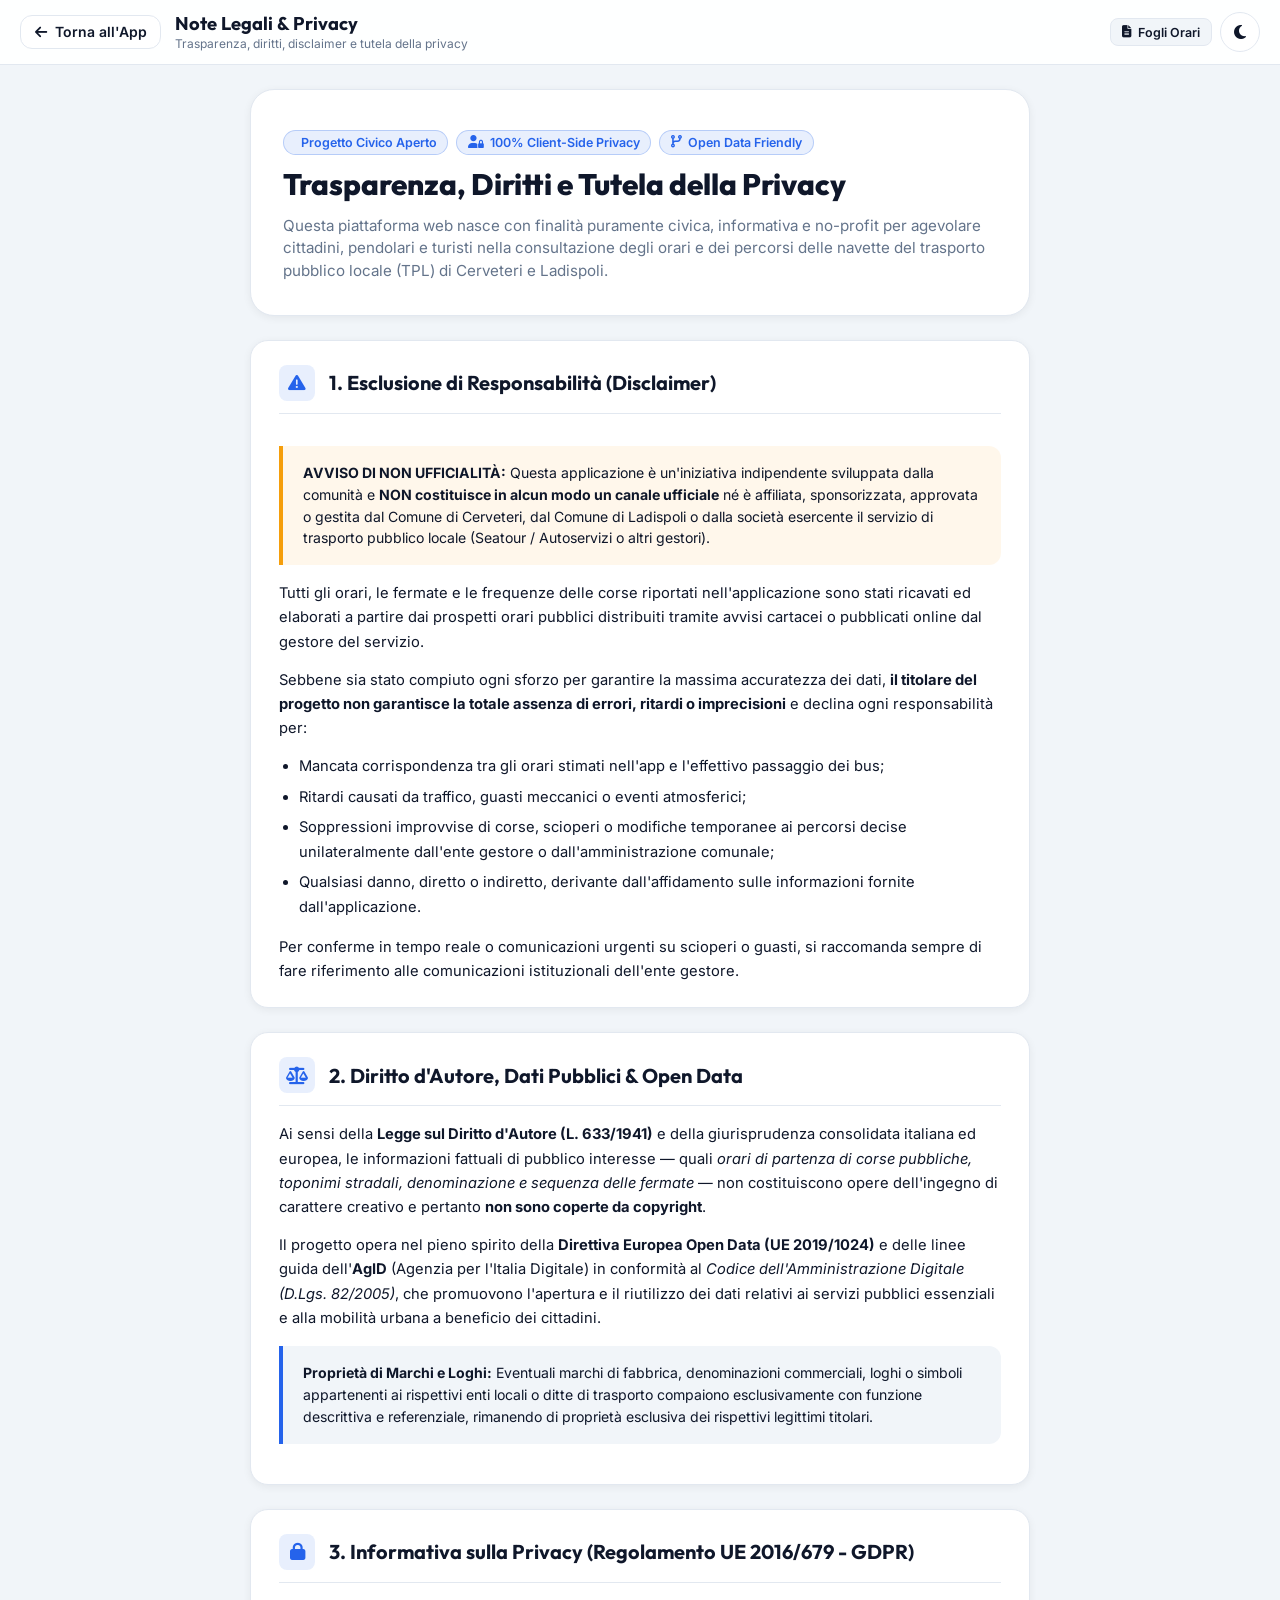
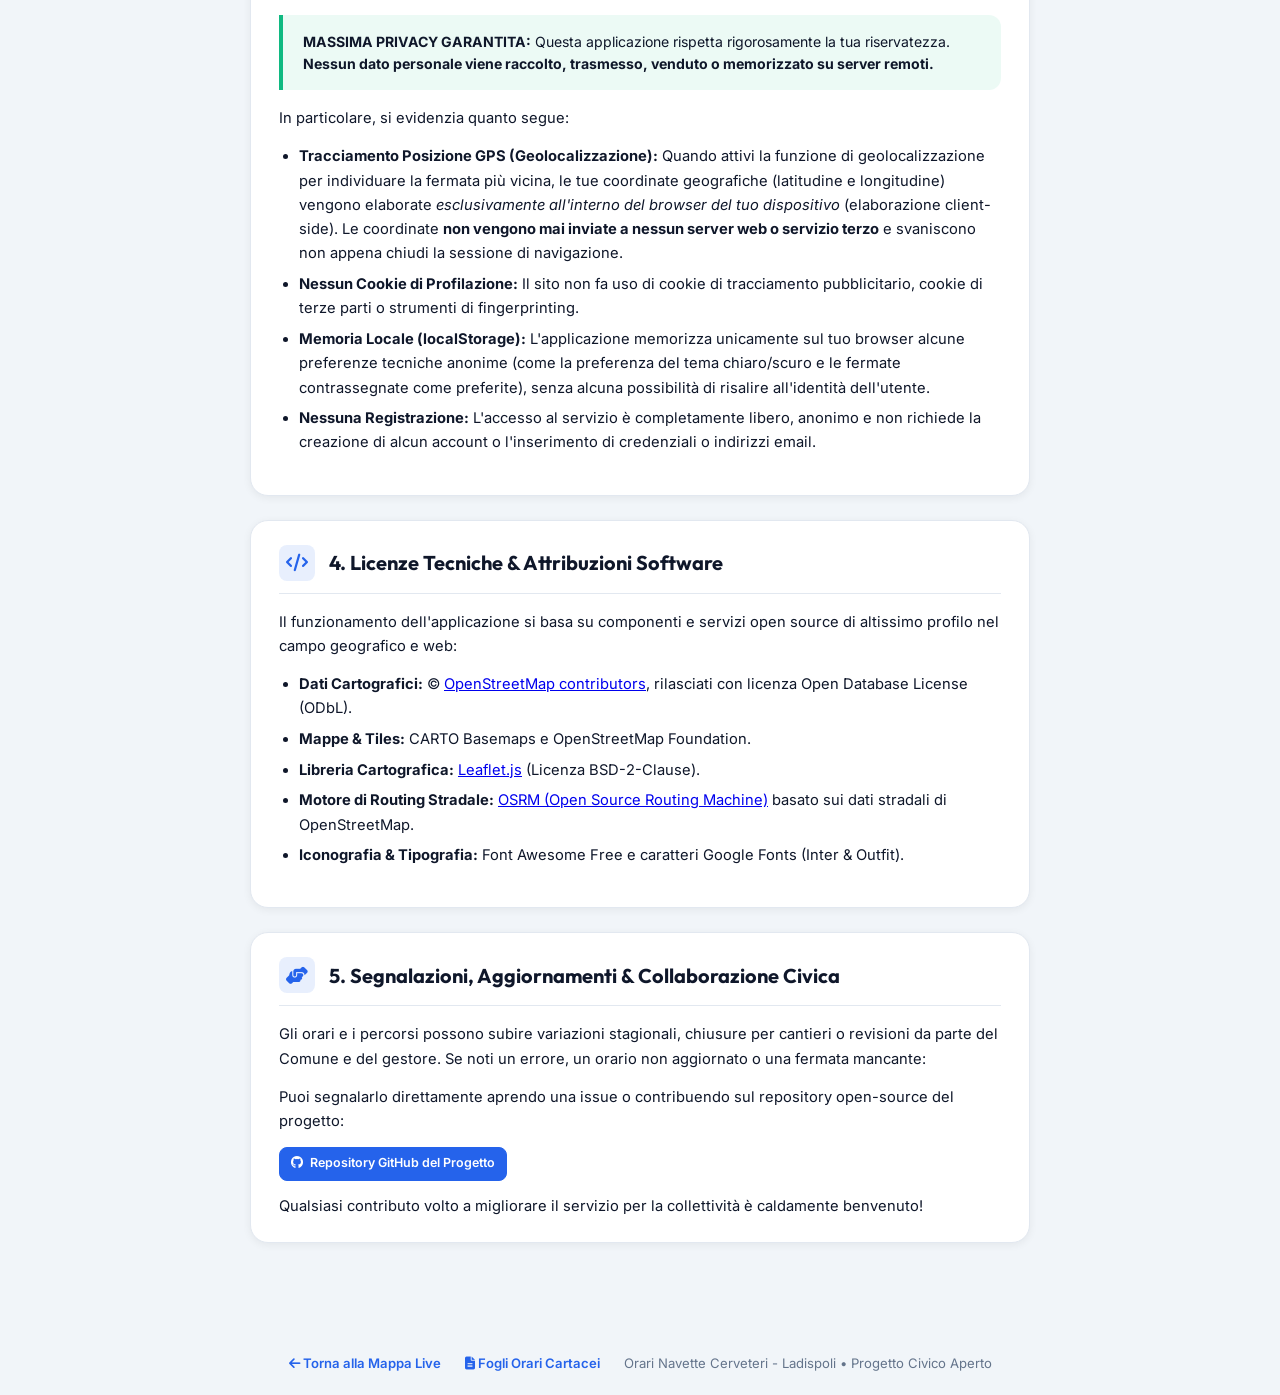
<file: note-legali.html>
<!DOCTYPE html>
<html lang="it" data-theme="light">
<head>
  <meta charset="UTF-8">
  <meta name="viewport" content="width=device-width, initial-scale=1.0, viewport-fit=cover">
  <title>Note Legali, Diritti & Privacy - Orari Navette</title>

  <!-- Google Fonts -->
  <link rel="preconnect" href="https://fonts.googleapis.com">
  <link rel="preconnect" href="https://fonts.gstatic.com" crossorigin>
  <link href="https://fonts.googleapis.com/css2?family=Inter:wght@400;500;600;700&family=Outfit:wght@600;700;800&display=swap" rel="stylesheet">
  
  <!-- FontAwesome Icons -->
  <link rel="stylesheet" href="https://cdnjs.cloudflare.com/ajax/libs/font-awesome/6.4.0/css/all.min.css">
  
  <!-- App Stylesheet -->
  <link rel="stylesheet" href="style.css">
  <style>
    html, body.legal-page {
      height: auto !important;
      min-height: 100% !important;
      overflow-y: auto !important;
      overflow-x: hidden !important;
      touch-action: pan-y !important;
      user-select: auto !important;
      -webkit-overflow-scrolling: touch !important;
    }
  </style>
</head>
<body class="legal-page">

  <!-- TOP STICKY NAVBAR -->
  <header class="doc-navbar">
    <div class="doc-nav-left">
      <a href="index.html" class="doc-nav-back" title="Torna all'App">
        <i class="fa-solid fa-arrow-left" aria-hidden="true"></i>
        <span>Torna all'App</span>
      </a>
      <div class="doc-nav-title">
        <h1>Note Legali & Privacy</h1>
        <span>Trasparenza, diritti, disclaimer e tutela della privacy</span>
      </div>
    </div>

    <div class="doc-nav-actions">
      <a href="fogli-orari.html" class="doc-btn-action" title="Consulta i Fogli Orari Cartacei">
        <i class="fa-solid fa-file-lines" aria-hidden="true"></i>
        <span>Fogli Orari</span>
      </a>
      <button id="legalThemeToggle" class="icon-btn-touch" title="Cambia tema chiaro/scuro" aria-label="Cambia tema">
        <i class="fa-solid fa-moon" aria-hidden="true"></i>
      </button>
    </div>
  </header>

  <!-- MAIN LEGAL CONTENT CONTAINER -->
  <main class="legal-container">

    <!-- HEADER INTRO CARD -->
    <div class="legal-header-card">
      <div class="legal-badge-row">
        <span class="legal-badge"><i class="fa-solid fa-shield-check"></i> Progetto Civico Aperto</span>
        <span class="legal-badge"><i class="fa-solid fa-user-lock"></i> 100% Client-Side Privacy</span>
        <span class="legal-badge"><i class="fa-solid fa-code-branch"></i> Open Data Friendly</span>
      </div>
      <h1>Trasparenza, Diritti e Tutela della Privacy</h1>
      <p>
        Questa piattaforma web nasce con finalità puramente civica, informativa e no-profit per agevolare cittadini, pendolari e turisti nella consultazione degli orari e dei percorsi delle navette del trasporto pubblico locale (TPL) di Cerveteri e Ladispoli.
      </p>
    </div>

    <!-- 1. DISCLAIMER & NON UFFICIALITÀ -->
    <article class="legal-card">
      <div class="legal-card-header">
        <div class="legal-card-icon">
          <i class="fa-solid fa-triangle-exclamation" aria-hidden="true"></i>
        </div>
        <h2>1. Esclusione di Responsabilità (Disclaimer)</h2>
      </div>
      <div class="legal-card-body">
        <div class="legal-callout-box warning">
          <strong>AVVISO DI NON UFFICIALITÀ:</strong> Questa applicazione è un'iniziativa indipendente sviluppata dalla comunità e <strong>NON costituisce in alcun modo un canale ufficiale</strong> né è affiliata, sponsorizzata, approvata o gestita dal Comune di Cerveteri, dal Comune di Ladispoli o dalla società esercente il servizio di trasporto pubblico locale (Seatour / Autoservizi o altri gestori).
        </div>
        <p>
          Tutti gli orari, le fermate e le frequenze delle corse riportati nell'applicazione sono stati ricavati ed elaborati a partire dai prospetti orari pubblici distribuiti tramite avvisi cartacei o pubblicati online dal gestore del servizio.
        </p>
        <p>
          Sebbene sia stato compiuto ogni sforzo per garantire la massima accuratezza dei dati, <strong>il titolare del progetto non garantisce la totale assenza di errori, ritardi o imprecisioni</strong> e declina ogni responsabilità per:
        </p>
        <ul>
          <li>Mancata corrispondenza tra gli orari stimati nell'app e l'effettivo passaggio dei bus;</li>
          <li>Ritardi causati da traffico, guasti meccanici o eventi atmosferici;</li>
          <li>Soppressioni improvvise di corse, scioperi o modifiche temporanee ai percorsi decise unilateralmente dall'ente gestore o dall'amministrazione comunale;</li>
          <li>Qualsiasi danno, diretto o indiretto, derivante dall'affidamento sulle informazioni fornite dall'applicazione.</li>
        </ul>
        <p>
          Per conferme in tempo reale o comunicazioni urgenti su scioperi o guasti, si raccomanda sempre di fare riferimento alle comunicazioni istituzionali dell'ente gestore.
        </p>
      </div>
    </article>

    <!-- 2. DIRITTO D'AUTORE E OPEN DATA -->
    <article class="legal-card">
      <div class="legal-card-header">
        <div class="legal-card-icon">
          <i class="fa-solid fa-scale-balanced" aria-hidden="true"></i>
        </div>
        <h2>2. Diritto d'Autore, Dati Pubblici & Open Data</h2>
      </div>
      <div class="legal-card-body">
        <p>
          Ai sensi della <strong>Legge sul Diritto d'Autore (L. 633/1941)</strong> e della giurisprudenza consolidata italiana ed europea, le informazioni fattuali di pubblico interesse — quali <em>orari di partenza di corse pubbliche, toponimi stradali, denominazione e sequenza delle fermate</em> — non costituiscono opere dell'ingegno di carattere creativo e pertanto <strong>non sono coperte da copyright</strong>.
        </p>
        <p>
          Il progetto opera nel pieno spirito della <strong>Direttiva Europea Open Data (UE 2019/1024)</strong> e delle linee guida dell'<strong>AgID</strong> (Agenzia per l'Italia Digitale) in conformità al <em>Codice dell'Amministrazione Digitale (D.Lgs. 82/2005)</em>, che promuovono l'apertura e il riutilizzo dei dati relativi ai servizi pubblici essenziali e alla mobilità urbana a beneficio dei cittadini.
        </p>
        <div class="legal-callout-box">
          <strong>Proprietà di Marchi e Loghi:</strong> Eventuali marchi di fabbrica, denominazioni commerciali, loghi o simboli appartenenti ai rispettivi enti locali o ditte di trasporto compaiono esclusivamente con funzione descrittiva e referenziale, rimanendo di proprietà esclusiva dei rispettivi legittimi titolari.
        </div>
      </div>
    </article>

    <!-- 3. PRIVACY POLICY & GDPR -->
    <article class="legal-card">
      <div class="legal-card-header">
        <div class="legal-card-icon">
          <i class="fa-solid fa-lock" aria-hidden="true"></i>
        </div>
        <h2>3. Informativa sulla Privacy (Regolamento UE 2016/679 - GDPR)</h2>
      </div>
      <div class="legal-card-body">
        <div class="legal-callout-box success">
          <strong>MASSIMA PRIVACY GARANTITA:</strong> Questa applicazione rispetta rigorosamente la tua riservatezza. <strong>Nessun dato personale viene raccolto, trasmesso, venduto o memorizzato su server remoti.</strong>
        </div>
        <p>
          In particolare, si evidenzia quanto segue:
        </p>
        <ul>
          <li>
            <strong>Tracciamento Posizione GPS (Geolocalizzazione):</strong>
            Quando attivi la funzione di geolocalizzazione per individuare la fermata più vicina, le tue coordinate geografiche (latitudine e longitudine) vengono elaborate <em>esclusivamente all'interno del browser del tuo dispositivo</em> (elaborazione client-side). Le coordinate <strong>non vengono mai inviate a nessun server web o servizio terzo</strong> e svaniscono non appena chiudi la sessione di navigazione.
          </li>
          <li>
            <strong>Nessun Cookie di Profilazione:</strong>
            Il sito non fa uso di cookie di tracciamento pubblicitario, cookie di terze parti o strumenti di fingerprinting.
          </li>
          <li>
            <strong>Memoria Locale (localStorage):</strong>
            L'applicazione memorizza unicamente sul tuo browser alcune preferenze tecniche anonime (come la preferenza del tema chiaro/scuro e le fermate contrassegnate come preferite), senza alcuna possibilità di risalire all'identità dell'utente.
          </li>
          <li>
            <strong>Nessuna Registrazione:</strong>
            L'accesso al servizio è completamente libero, anonimo e non richiede la creazione di alcun account o l'inserimento di credenziali o indirizzi email.
          </li>
        </ul>
      </div>
    </article>

    <!-- 4. ATTRIBUZIONI & RISORSE OPEN SOURCE -->
    <article class="legal-card">
      <div class="legal-card-header">
        <div class="legal-card-icon">
          <i class="fa-solid fa-code" aria-hidden="true"></i>
        </div>
        <h2>4. Licenze Tecniche & Attribuzioni Software</h2>
      </div>
      <div class="legal-card-body">
        <p>
          Il funzionamento dell'applicazione si basa su componenti e servizi open source di altissimo profilo nel campo geografico e web:
        </p>
        <ul>
          <li><strong>Dati Cartografici:</strong> © <a href="https://www.openstreetmap.org/copyright" target="_blank" rel="noopener">OpenStreetMap contributors</a>, rilasciati con licenza Open Database License (ODbL).</li>
          <li><strong>Mappe & Tiles:</strong> CARTO Basemaps e OpenStreetMap Foundation.</li>
          <li><strong>Libreria Cartografica:</strong> <a href="https://leafletjs.com/" target="_blank" rel="noopener">Leaflet.js</a> (Licenza BSD-2-Clause).</li>
          <li><strong>Motore di Routing Stradale:</strong> <a href="https://project-osrm.org/" target="_blank" rel="noopener">OSRM (Open Source Routing Machine)</a> basato sui dati stradali di OpenStreetMap.</li>
          <li><strong>Iconografia & Tipografia:</strong> Font Awesome Free e caratteri Google Fonts (Inter & Outfit).</li>
        </ul>
      </div>
    </article>

    <!-- 5. SEGNALAZIONI & CONTATTI -->
    <article class="legal-card">
      <div class="legal-card-header">
        <div class="legal-card-icon">
          <i class="fa-solid fa-handshake-angle" aria-hidden="true"></i>
        </div>
        <h2>5. Segnalazioni, Aggiornamenti & Collaborazione Civica</h2>
      </div>
      <div class="legal-card-body">
        <p>
          Gli orari e i percorsi possono subire variazioni stagionali, chiusure per cantieri o revisioni da parte del Comune e del gestore. Se noti un errore, un orario non aggiornato o una fermata mancante:
        </p>
        <p>
          Puoi segnalarlo direttamente aprendo una issue o contribuendo sul repository open-source del progetto:
        </p>
        <p>
          <a href="https://github.com/Manolo006/orarinavette" target="_blank" rel="noopener" class="doc-btn-action primary">
            <i class="fa-brands fa-github"></i> Repository GitHub del Progetto
          </a>
        </p>
        <p>
          Qualsiasi contributo volto a migliorare il servizio per la collettività è caldamente benvenuto!
        </p>
      </div>
    </article>

  </main>

  <!-- FOOTER NAVIGATION -->
  <footer class="legal-footer-nav">
    <a href="index.html"><i class="fa-solid fa-arrow-left"></i> Torna alla Mappa Live</a>
    <a href="fogli-orari.html"><i class="fa-solid fa-file-lines"></i> Fogli Orari Cartacei</a>
    <span>Orari Navette Cerveteri - Ladispoli • Progetto Civico Aperto</span>
  </footer>

  <!-- THEME SYNC SCRIPT -->
  <script>
    (() => {
      const legalThemeToggle = document.getElementById("legalThemeToggle");
      function applyTheme(theme) {
        document.documentElement.setAttribute("data-theme", theme);
        localStorage.setItem("bus_theme", theme);
        if (legalThemeToggle) {
          legalThemeToggle.innerHTML = theme === "dark"
            ? '<i class="fa-solid fa-sun" aria-hidden="true"></i>'
            : '<i class="fa-solid fa-moon" aria-hidden="true"></i>';
        }
      }
      const savedTheme = localStorage.getItem("bus_theme") || "light";
      applyTheme(savedTheme);

      legalThemeToggle?.addEventListener("click", () => {
        const cur = document.documentElement.getAttribute("data-theme");
        applyTheme(cur === "dark" ? "light" : "dark");
      });
    })();
  </script>

</body>
</html>
</file>
<file: style.css>
/* ==========================================================================
   ORARI NAVETTE & BUS - MOBILE-FIRST DESIGN SYSTEM & STYLESHEET
   ========================================================================== */

/* --- COLOR PALETTE & VARIABLES --- */
:root {
  /* Brand & Primary Colors */
  --primary: #2563eb;
  --primary-hover: #1d4ed8;
  --primary-light: rgba(37, 99, 235, 0.1);
  --primary-alpha: rgba(37, 99, 235, 0.25);

  --accent: #10b981;
  --accent-light: rgba(16, 185, 129, 0.12);
  --warning: #f59e0b;
  --danger: #ef4444;

  /* Surfaces & Backgrounds (Light Mode) */
  --bg-app: #0f172a;
  --bg-surface: #ffffff;
  --bg-surface-glass: rgba(255, 255, 255, 0.92);
  --bg-subtle: #f1f5f9;
  --border-color: #e2e8f0;
  --border-subtle: #cbd5e1;

  /* Typography */
  --text-main: #0f172a;
  --text-muted: #64748b;
  --text-inverse: #ffffff;

  /* Touch & Layout Heights */
  --header-height: 56px;
  --nav-bar-height: 60px;
  --sheet-collapsed-height: 120px;

  /* Radii & Shadows */
  --radius-sm: 8px;
  --radius-md: 12px;
  --radius-lg: 18px;
  --radius-xl: 24px;

  --shadow-sm: 0 2px 8px rgba(0, 0, 0, 0.06);
  --shadow-md: 0 4px 16px rgba(0, 0, 0, 0.12);
  --shadow-lg: 0 12px 32px rgba(0, 0, 0, 0.18);

  --transition-fast: 0.15s ease;
  --transition-sheet: transform 0.35s cubic-bezier(0.32, 0.72, 0, 1);
}

/* --- DARK MODE OVERRIDES --- */
[data-theme="dark"] {
  --primary: #3b82f6;
  --primary-hover: #60a5fa;
  --primary-light: rgba(59, 130, 246, 0.18);
  --primary-alpha: rgba(59, 130, 246, 0.3);

  --bg-surface: #1e293b;
  --bg-surface-glass: rgba(30, 41, 59, 0.94);
  --bg-subtle: #334155;
  --border-color: #334155;
  --border-subtle: #475569;

  --text-main: #f8fafc;
  --text-muted: #94a3b8;

  --shadow-md: 0 4px 20px rgba(0, 0, 0, 0.4);
  --shadow-lg: 0 12px 36px rgba(0, 0, 0, 0.6);
}

/* --- GLOBAL RESET & TOUCH OPTIMIZATIONS --- */
*, *::before, *::after {
  box-sizing: border-box;
  margin: 0;
  padding: 0;
  -webkit-tap-highlight-color: transparent;
}

/* Accessibility visible focus indicators (WCAG 2.4.7) */
:focus-visible {
  outline: 2px solid var(--primary);
  outline-offset: 2px;
}

/* Prevent involuntary iOS Safari viewport zoom on form focus (WCAG 1.4.4 & iOS fix) */
input, select, textarea, .mobile-select, .search-header input {
  font-size: 16px;
}

html {
  width: 100%;
  font-family: 'Inter', -apple-system, BlinkMacSystemFont, "Segoe UI", Roboto, sans-serif;
  background-color: var(--bg-app);
  color: var(--text-main);
  -webkit-font-smoothing: antialiased;
}

body {
  margin: 0;
  padding: 0;
  width: 100%;
  font-family: 'Inter', -apple-system, BlinkMacSystemFont, "Segoe UI", Roboto, sans-serif;
  background-color: var(--bg-app);
  color: var(--text-main);
  -webkit-font-smoothing: antialiased;
}

/* Fullscreen single-viewport layout ONLY for map app */
body.map-app-page,
.mobile-app {
  height: 100%;
  height: 100dvh;
  overflow: hidden;
  touch-action: manipulation;
  user-select: none;
}

/* Full document scrolling for fogli-orari and note-legali */
html:has(body.doc-page),
html:has(body.legal-page),
body.doc-page,
body.legal-page {
  height: auto !important;
  min-height: 100vh !important;
  min-height: 100dvh !important;
  overflow-y: auto !important;
  overflow-x: hidden !important;
  touch-action: pan-y !important;
  user-select: auto !important;
  -webkit-overflow-scrolling: touch !important;
}

/* --- MAIN MOBILE APP STRUCTURE --- */
.mobile-app {
  display: flex;
  flex-direction: column;
  width: 100vw;
  height: 100dvh;
  position: relative;
  overflow: hidden;
}

/* --- COMPACT TOP APP BAR --- */
.app-bar {
  height: calc(var(--header-height) + env(safe-area-inset-top, 0px));
  background: var(--bg-surface-glass);
  backdrop-filter: blur(16px);
  -webkit-backdrop-filter: blur(16px);
  border-bottom: 1px solid var(--border-color);
  display: flex;
  align-items: center;
  justify-content: space-between;
  padding-top: env(safe-area-inset-top, 0px);
  padding-bottom: 0;
  padding-left: calc(0.85rem + env(safe-area-inset-left, 0px));
  padding-right: calc(0.85rem + env(safe-area-inset-right, 0px));
  z-index: 1000;
  gap: 0.5rem;
}

.brand-pill {
  display: flex;
  align-items: center;
  gap: 0.5rem;
  background: var(--bg-subtle);
  padding: 0.35rem 0.75rem;
  border-radius: var(--radius-xl);
  border: 1px solid var(--border-color);
  font-family: 'Outfit', sans-serif;
  font-weight: 700;
  font-size: 0.9rem;
  color: var(--text-main);
}

.brand-pill i {
  color: var(--primary);
  font-size: 1rem;
}

.search-trigger-btn {
  flex: 1;
  max-width: 180px;
  height: 38px;
  background: var(--bg-subtle);
  border: 1px solid var(--border-color);
  border-radius: var(--radius-xl);
  display: flex;
  align-items: center;
  padding: 0 0.75rem;
  gap: 0.5rem;
  color: var(--text-muted);
  font-size: 0.82rem;
  font-weight: 500;
  cursor: pointer;
}

.app-bar-actions {
  display: flex;
  align-items: center;
  gap: 0.35rem;
}

.icon-btn-touch {
  width: 40px;
  height: 40px;
  border-radius: 50%;
  border: 1px solid var(--border-color);
  background: var(--bg-surface);
  color: var(--text-main);
  font-size: 1rem;
  display: flex;
  align-items: center;
  justify-content: center;
  cursor: pointer;
  transition: var(--transition-fast);
}

.icon-btn-touch:active {
  transform: scale(0.92);
  background: var(--bg-subtle);
}

/* --- FULLSCREEN MAP CONTAINER --- */
.map-container {
  flex: 1;
  width: 100%;
  height: 100%;
  position: relative;
  z-index: 1;
}

#map {
  width: 100%;
  height: 100%;
}

/* FLOATING MAP BUTTONS (FABs) */
.map-fabs {
  position: absolute;
  right: 14px;
  bottom: calc(var(--sheet-collapsed-height) + var(--nav-bar-height) + env(safe-area-inset-bottom, 0px) + 16px);
  display: flex;
  flex-direction: column;
  gap: 0.6rem;
  z-index: 500;
  transition: bottom 0.35s ease;
}

.fab {
  width: 48px;
  height: 48px;
  border-radius: 50%;
  background: var(--bg-surface-glass);
  backdrop-filter: blur(12px);
  -webkit-backdrop-filter: blur(12px);
  border: 1px solid var(--border-color);
  color: var(--text-main);
  font-size: 1.15rem;
  display: flex;
  align-items: center;
  justify-content: center;
  box-shadow: var(--shadow-md);
  cursor: pointer;
}

.fab:active {
  transform: scale(0.92);
}

.fab.fab-primary {
  background: var(--primary);
  color: var(--text-inverse);
  border: none;
  box-shadow: 0 4px 14px var(--primary-alpha);
}

/* --- MOBILE BOTTOM SHEET DRAWER --- */
.bottom-sheet {
  position: fixed;
  left: 0;
  right: 0;
  bottom: calc(var(--nav-bar-height) + env(safe-area-inset-bottom, 0px));
  width: 100%;
  height: calc(100dvh - var(--header-height) - env(safe-area-inset-top, 0px) - var(--nav-bar-height) - env(safe-area-inset-bottom, 0px));
  background: var(--bg-surface-glass);
  backdrop-filter: blur(20px);
  -webkit-backdrop-filter: blur(20px);
  border-radius: var(--radius-xl) var(--radius-xl) 0 0;
  border-top: 1px solid var(--border-color);
  box-shadow: 0 -8px 32px rgba(0, 0, 0, 0.2);
  z-index: 800;
  transform: translateY(calc(100% - var(--sheet-collapsed-height)));
  transition: transform 0.35s cubic-bezier(0.2, 0.8, 0.2, 1);
  display: flex;
  flex-direction: column;
  will-change: transform;
}

.bottom-sheet.expanded {
  transform: translateY(0);
}

.bottom-sheet.half-expanded {
  transform: translateY(50%);
}

.bottom-sheet.is-dragging {
  transition: none !important;
}

/* DRAG HANDLE BAR */
.sheet-handle-wrapper {
  padding: 0.65rem 0 0.35rem 0;
  display: flex;
  flex-direction: column;
  align-items: center;
  cursor: grab;
  touch-action: none;
  user-select: none;
}

.drag-handle {
  width: 44px;
  height: 5px;
  border-radius: 3px;
  background: var(--border-subtle);
  transition: background 0.2s ease, width 0.2s ease;
}

.sheet-handle-wrapper:active .drag-handle,
.bottom-sheet.is-dragging .drag-handle {
  background: var(--text-muted);
  width: 50px;
}

/* COLLAPSED HERO HEADER (ALWAYS VISIBLE AT BOTTOM) */
.sheet-collapsed-hero {
  padding: 0.45rem 1rem 0.65rem 1rem;
  display: flex;
  align-items: center;
  justify-content: space-between;
  gap: 0.75rem;
  min-width: 0;
  overflow: hidden;
  box-sizing: border-box;
  touch-action: none;
  cursor: pointer;
  user-select: none;
}

.hero-left {
  display: flex;
  flex-direction: column;
  gap: 0.22rem;
  flex: 1 1 auto;
  min-width: 0;
  overflow: hidden;
}

.hero-line-tag {
  display: inline-flex;
  align-items: center;
  gap: 0.35rem;
  background: var(--primary);
  color: var(--text-inverse);
  font-family: 'Outfit', sans-serif;
  font-weight: 700;
  font-size: 0.78rem;
  padding: 0.22rem 0.65rem;
  border-radius: var(--radius-xl);
  max-width: 100%;
  width: fit-content;
  white-space: nowrap;
  overflow: hidden;
  text-overflow: ellipsis;
  box-sizing: border-box;
}

.hero-line-tag i {
  flex-shrink: 0;
}

.hero-stop-name {
  font-size: 1.05rem;
  font-weight: 700;
  color: var(--text-main);
  white-space: nowrap;
  overflow: hidden;
  text-overflow: ellipsis;
  line-height: 1.25;
  min-width: 0;
}

.hero-eta-pill {
  flex-shrink: 0;
  min-width: 85px;
  max-width: 135px;
  background: var(--primary-light);
  border: 1px solid var(--primary-alpha);
  padding: 0.4rem 0.75rem;
  border-radius: var(--radius-lg);
  text-align: right;
  display: flex;
  flex-direction: column;
  align-items: flex-end;
  justify-content: center;
  box-sizing: border-box;
}

.eta-pill-time {
  font-family: 'Outfit', sans-serif;
  font-size: 1.25rem;
  font-weight: 800;
  color: var(--primary);
  line-height: 1.1;
  white-space: nowrap;
}

.eta-pill-sub {
  font-size: 0.68rem;
  font-weight: 600;
  color: var(--text-muted);
  line-height: 1.2;
  text-align: right;
  white-space: normal;
  word-break: break-word;
}

/* EXPANDED CONTENT SCROLL AREA */
.sheet-expanded-content {
  flex: 1;
  overflow-y: auto;
  overscroll-behavior-y: contain;
  padding: 0 1rem 1.5rem 1rem;
  display: flex;
  flex-direction: column;
  gap: 1rem;
  -webkit-overflow-scrolling: touch;
}

/* MOBILE SELECT CARDS */
.mobile-select-card {
  background: var(--bg-surface);
  border: 1px solid var(--border-color);
  border-radius: var(--radius-lg);
  padding: 0.85rem;
  display: flex;
  flex-direction: column;
  gap: 0.65rem;
  box-shadow: var(--shadow-sm);
}

.select-group-mobile {
  display: flex;
  flex-direction: column;
  gap: 0.3rem;
}

.select-group-mobile label {
  font-size: 0.75rem;
  font-weight: 700;
  color: var(--text-muted);
  text-transform: uppercase;
  letter-spacing: 0.4px;
}

.mobile-select {
  width: 100%;
  height: 46px; /* Touch target optimized */
  padding: 0 2rem 0 0.85rem;
  border-radius: var(--radius-md);
  border: 1px solid var(--border-color);
  background: var(--bg-subtle);
  color: var(--text-main);
  font-family: inherit;
  font-size: 16px;
  font-weight: 600;
  appearance: none;
  outline: none;
}

.select-rel-wrapper {
  position: relative;
  display: flex;
  align-items: center;
}

.select-rel-wrapper i {
  position: absolute;
  right: 14px;
  color: var(--text-muted);
  pointer-events: none;
  font-size: 0.8rem;
}

/* --- TAB PANES SYSTEM --- */
.tab-pane {
  display: none;
}

.tab-pane.active {
  display: block;
}

/* TIMELINE ON MOBILE */
.mobile-timeline {
  display: flex;
  flex-direction: column;
  gap: 0.75rem;
}

.timeline-row {
  display: flex;
  align-items: center;
  gap: 0.85rem;
  padding: 0.75rem;
  background: var(--bg-surface);
  border: 1px solid var(--border-color);
  border-radius: var(--radius-md);
  cursor: pointer;
}

.timeline-row.active {
  border-color: var(--primary);
  background: var(--primary-light);
}

.timeline-row.passed {
  opacity: 0.65;
}

.stop-badge-num {
  width: 28px;
  height: 28px;
  border-radius: 50%;
  background: var(--primary);
  color: var(--text-inverse);
  font-weight: 700;
  font-size: 0.8rem;
  display: flex;
  align-items: center;
  justify-content: center;
}

.timeline-row.passed .stop-badge-num {
  background: var(--accent);
}

.stop-row-info {
  flex: 1;
}

.stop-row-name {
  font-weight: 600;
  font-size: 0.9rem;
  color: var(--text-main);
}

.stop-row-time {
  font-size: 0.78rem;
  color: var(--text-muted);
}

/* --- BOTTOM NAVIGATION BAR (THUMB FRIENDLY) --- */
.bottom-nav {
  position: fixed;
  bottom: 0;
  left: 0;
  right: 0;
  height: calc(var(--nav-bar-height) + env(safe-area-inset-bottom, 0px));
  padding-bottom: env(safe-area-inset-bottom, 0px);
  padding-left: env(safe-area-inset-left, 0px);
  padding-right: env(safe-area-inset-right, 0px);
  background: var(--bg-surface);
  border-top: 1px solid var(--border-color);
  display: flex;
  align-items: center;
  justify-content: space-around;
  z-index: 1000;
  box-shadow: 0 -2px 10px rgba(0, 0, 0, 0.05);
}

.nav-item {
  flex: 1;
  height: 100%;
  display: flex;
  flex-direction: column;
  align-items: center;
  justify-content: center;
  gap: 0.2rem;
  background: none;
  border: none;
  color: var(--text-muted);
  font-family: inherit;
  font-size: 0.72rem;
  font-weight: 600;
  cursor: pointer;
  transition: var(--transition-fast);
}

.nav-item i {
  font-size: 1.15rem;
}

.nav-item.active {
  color: var(--primary);
}

/* --- SEARCH OVERLAY SHEET --- */
.search-modal {
  position: fixed;
  top: 0;
  left: 0;
  right: 0;
  bottom: 0;
  background: var(--bg-surface);
  z-index: 2000;
  display: flex;
  flex-direction: column;
  padding-top: env(safe-area-inset-top, 0px);
  padding-bottom: env(safe-area-inset-bottom, 0px);
  padding-left: env(safe-area-inset-left, 0px);
  padding-right: env(safe-area-inset-right, 0px);
  transform: translateY(100%);
  transition: var(--transition-sheet);
}

.search-modal.active {
  transform: translateY(0);
}

.search-header {
  padding: 0.85rem 1rem;
  border-bottom: 1px solid var(--border-color);
  display: flex;
  align-items: center;
  gap: 0.75rem;
}

.search-header input {
  flex: 1;
  height: 44px;
  border-radius: var(--radius-xl);
  border: 1px solid var(--border-color);
  background: var(--bg-subtle);
  padding: 0 1rem;
  font-size: 16px;
  color: var(--text-main);
  outline: none;
}

.search-body {
  flex: 1;
  overflow-y: auto;
  padding: 1rem;
}

/* --- TIMETABLE & ADMIN MODALS --- */
.modal-overlay {
  position: fixed;
  top: 0;
  left: 0;
  right: 0;
  bottom: 0;
  background: rgba(15, 23, 42, 0.7);
  backdrop-filter: blur(6px);
  z-index: 3000;
  display: flex;
  align-items: flex-end; /* Mobile modal slides from bottom */
  justify-content: center;
  opacity: 0;
  pointer-events: none;
  transition: var(--transition-fast);
}

.modal-overlay.active {
  opacity: 1;
  pointer-events: auto;
}

.modal-sheet {
  background: var(--bg-surface);
  width: 100%;
  max-height: 85dvh;
  border-radius: var(--radius-xl) var(--radius-xl) 0 0;
  border-top: 1px solid var(--border-color);
  display: flex;
  flex-direction: column;
  overflow: hidden;
  padding-bottom: env(safe-area-inset-bottom, 0px);
  transform: translateY(100%);
  transition: var(--transition-sheet);
}

.modal-overlay.active .modal-sheet {
  transform: translateY(0);
}

.modal-sheet-header {
  padding: 1rem 1.25rem;
  border-bottom: 1px solid var(--border-color);
  display: flex;
  align-items: center;
  justify-content: space-between;
}

.modal-sheet-title {
  font-family: 'Outfit', sans-serif;
  font-size: 1.1rem;
  font-weight: 700;
  color: var(--text-main);
}

.modal-sheet-body {
  padding: 1.25rem;
  overflow-y: auto;
  flex: 1;
}

/* MATRIX TIMETABLE MOBILE */
.table-responsive {
  overflow-x: auto;
  -webkit-overflow-scrolling: touch;
}

.timetable-matrix {
  width: 100%;
  border-collapse: collapse;
  font-size: 0.82rem;
}

.timetable-matrix th, .timetable-matrix td {
  padding: 0.6rem 0.75rem;
  border: 1px solid var(--border-color);
  text-align: center;
  white-space: nowrap;
}

.timetable-matrix th {
  background: var(--bg-subtle);
  font-weight: 700;
  position: sticky;
  top: 0;
}

.timetable-matrix td.stop-name-cell {
  text-align: left;
  font-weight: 600;
  background: var(--bg-surface);
  position: sticky;
  left: 0;
  z-index: 2;
}

/* BUTTONS */
.btn-mobile {
  width: 100%;
  height: 48px;
  border-radius: var(--radius-md);
  font-family: inherit;
  font-size: 0.95rem;
  font-weight: 700;
  border: none;
  cursor: pointer;
  display: flex;
  align-items: center;
  justify-content: center;
  gap: 0.5rem;
  transition: var(--transition-fast);
}

.btn-mobile-primary {
  background: var(--primary);
  color: var(--text-inverse);
  box-shadow: 0 4px 12px var(--primary-alpha);
}

.btn-mobile-primary:active {
  transform: scale(0.98);
}

.btn-mobile-secondary {
  background: var(--bg-subtle);
  color: var(--text-main);
  border: 1px solid var(--border-color);
}

/* --- LEAFLET CUSTOM MARKER STYLES --- */
.custom-stop-icon {
  background: transparent !important;
  border: none !important;
  overflow: visible !important;
}

.stop-marker-pin {
  width: 26px;
  height: 26px;
  border-radius: 50%;
  background: var(--bg-surface);
  color: var(--text-main);
  border: 2px solid var(--primary);
  box-shadow: 0 2px 8px rgba(0, 0, 0, 0.25);
  display: flex;
  align-items: center;
  justify-content: center;
  font-family: 'Outfit', sans-serif;
  font-size: 11px;
  font-weight: 700;
  line-height: 1;
  user-select: none;
  cursor: pointer;
  transition: transform 0.2s cubic-bezier(0.34, 1.56, 0.64, 1), background-color 0.2s ease, border-color 0.2s ease, box-shadow 0.2s ease, color 0.2s ease;
}

.stop-marker-pin:hover {
  transform: scale(1.18);
}

.stop-marker-pin.active {
  background: var(--primary);
  color: #ffffff;
  border-color: #ffffff;
  transform: scale(1.25);
  box-shadow: 0 0 0 4px rgba(37, 99, 235, 0.35), 0 4px 12px rgba(0, 0, 0, 0.3);
  animation: marker-pulse 2s infinite;
  z-index: 1000;
}

@keyframes marker-pulse {
  0% {
    box-shadow: 0 0 0 0 rgba(37, 99, 235, 0.7), 0 4px 12px rgba(0, 0, 0, 0.3);
  }
  70% {
    box-shadow: 0 0 0 10px rgba(37, 99, 235, 0), 0 4px 12px rgba(0, 0, 0, 0.3);
  }
  100% {
    box-shadow: 0 0 0 0 rgba(37, 99, 235, 0), 0 4px 12px rgba(0, 0, 0, 0.3);
  }
}

.bus-marker-wrapper {
  background: transparent !important;
  border: none !important;
  overflow: visible !important;
}

.bus-marker-icon {
  width: 36px;
  height: 36px;
  border-radius: 50%;
  background: #ef4444;
  color: #ffffff;
  display: flex;
  align-items: center;
  justify-content: center;
  font-size: 15px;
  border: 2.5px solid #ffffff;
  box-shadow: 0 4px 14px rgba(239, 68, 68, 0.5), 0 2px 6px rgba(0, 0, 0, 0.25);
  animation: bus-float 2s ease-in-out infinite alternate;
  transition: transform 0.2s ease;
}

@keyframes bus-float {
  0% {
    transform: translateY(0);
  }
  100% {
    transform: translateY(-4px);
  }
}

/* --- SIDEBAR & DESKTOP TAB SWITCHER --- */
.sidebar-tab-switcher {
  display: flex;
  background: var(--bg-subtle);
  border: 1px solid var(--border-color);
  border-radius: var(--radius-md);
  padding: 3px;
  gap: 3px;
}

.desktop-only-tabs {
  display: none !important;
}

.sidebar-tab-btn {
  flex: 1;
  display: flex;
  align-items: center;
  justify-content: center;
  gap: 0.45rem;
  padding: 0.55rem 0.4rem;
  font-family: inherit;
  font-size: 0.82rem;
  font-weight: 600;
  color: var(--text-muted);
  background: transparent;
  border: none;
  border-radius: calc(var(--radius-md) - 3px);
  cursor: pointer;
  transition: var(--transition-fast);
}

.sidebar-tab-btn:hover {
  color: var(--text-main);
}

.sidebar-tab-btn.active {
  background: var(--bg-surface);
  color: var(--primary);
  box-shadow: var(--shadow-sm);
}

.sidebar-tab-btn:focus-visible {
  outline: 2px solid var(--primary);
  outline-offset: -2px;
}

/* --- ON-DEMAND STOPS STYLING --- */
.badge-on-demand {
  display: inline-flex;
  align-items: center;
  gap: 0.35rem;
  font-size: 0.72rem;
  font-weight: 600;
  color: var(--accent);
  background: var(--accent-light);
  padding: 0.2rem 0.55rem;
  border-radius: var(--radius-sm);
  white-space: nowrap;
}

.on-demand-card {
  background: var(--bg-surface);
  border: 1px solid var(--border-color);
  border-left: 4px solid var(--warning);
  border-radius: var(--radius-md);
  padding: 0.85rem;
  margin-bottom: 0.75rem;
  display: flex;
  flex-direction: column;
  gap: 0.35rem;
}

/* --- DAY FILTER SEGMENTED CONTROL --- */
.day-filter-container {
  display: flex;
  background: var(--bg-surface);
  border: 1px solid var(--border-color);
  border-radius: var(--radius-xl);
  padding: 3px;
  gap: 3px;
  box-shadow: var(--shadow-sm);
  margin-bottom: 0.25rem;
}

.day-pill-btn {
  flex: 1;
  height: 38px;
  border-radius: var(--radius-lg);
  border: none;
  background: transparent;
  color: var(--text-muted);
  font-family: inherit;
  font-size: 0.78rem;
  font-weight: 700;
  display: flex;
  align-items: center;
  justify-content: center;
  gap: 0.35rem;
  cursor: pointer;
  transition: var(--transition-fast);
  white-space: nowrap;
}

.day-pill-btn:hover {
  color: var(--text-main);
}

.day-pill-btn.active {
  background: var(--primary);
  color: #ffffff;
  box-shadow: 0 2px 8px var(--primary-alpha);
}

/* --- SERVICE STATUS ALERT BANNER --- */
.service-alert-banner {
  padding: 0.65rem 0.85rem;
  border-radius: var(--radius-md);
  font-size: 0.8rem;
  font-weight: 600;
  display: flex;
  align-items: center;
  gap: 0.5rem;
  line-height: 1.35;
  margin-bottom: 0.25rem;
}

.service-alert-banner.alert-danger {
  background: rgba(239, 68, 68, 0.12);
  border: 1px solid rgba(239, 68, 68, 0.3);
  color: var(--danger);
}

.service-alert-banner.alert-warning {
  background: rgba(245, 158, 11, 0.12);
  border: 1px solid rgba(245, 158, 11, 0.3);
  color: #b45309;
}

[data-theme="dark"] .service-alert-banner.alert-warning {
  color: #fbbf24;
}

.service-alert-banner.alert-info {
  background: var(--primary-light);
  border: 1px solid var(--primary-alpha);
  color: var(--primary);
}

/* --- ROUTE ITINERARY & OFFICIAL NOTES CARD --- */
.route-details-card {
  background: var(--bg-surface);
  border: 1px solid var(--border-color);
  border-radius: var(--radius-lg);
  overflow: hidden;
  box-shadow: var(--shadow-sm);
}

.route-details-header {
  width: 100%;
  padding: 0.75rem 0.85rem;
  display: flex;
  align-items: center;
  justify-content: space-between;
  background: transparent;
  border: none;
  cursor: pointer;
  color: var(--text-main);
  font-family: inherit;
  font-weight: 700;
  font-size: 0.85rem;
  text-align: left;
}

.route-details-header:active {
  background: var(--bg-subtle);
}

.route-header-left {
  display: flex;
  align-items: center;
  gap: 0.5rem;
}

.route-chevron {
  color: var(--text-muted);
  font-size: 0.8rem;
  transition: transform 0.25s ease;
}

.route-details-body {
  padding: 0 0.85rem 0.85rem 0.85rem;
  border-top: 1px solid var(--border-color);
  font-size: 0.8rem;
  color: var(--text-main);
}

.route-path-label {
  font-weight: 700;
  font-size: 0.75rem;
  color: var(--text-muted);
  text-transform: uppercase;
  margin: 0.65rem 0 0.35rem 0;
  display: flex;
  align-items: center;
  gap: 0.35rem;
}

.route-full-path {
  line-height: 1.45;
  background: var(--bg-subtle);
  padding: 0.6rem 0.75rem;
  border-radius: var(--radius-md);
  color: var(--text-main);
  font-size: 0.78rem;
  word-break: break-word;
}

.route-notes-wrapper {
  margin-top: 0.65rem;
}

.route-notes-label {
  font-weight: 700;
  font-size: 0.75rem;
  color: var(--warning);
  text-transform: uppercase;
  margin-bottom: 0.35rem;
  display: flex;
  align-items: center;
  gap: 0.35rem;
}

.route-notes-list {
  list-style: none;
  padding: 0;
  display: flex;
  flex-direction: column;
  gap: 0.35rem;
}

.route-notes-list li {
  font-size: 0.76rem;
  line-height: 1.4;
  color: var(--text-muted);
  padding-left: 0.75rem;
  position: relative;
}

.route-notes-list li::before {
  content: "•";
  position: absolute;
  left: 0;
  color: var(--primary);
  font-weight: bold;
}

/* --- TIMETABLE MODAL DAY TABS & NOTES --- */
.modal-tab-bar {
  display: flex;
  background: var(--bg-subtle);
  border-bottom: 1px solid var(--border-color);
  padding: 0.4rem 0.75rem;
  gap: 0.4rem;
}

.modal-tab-btn {
  flex: 1;
  height: 38px;
  border-radius: var(--radius-md);
  border: none;
  background: transparent;
  color: var(--text-muted);
  font-family: inherit;
  font-size: 0.8rem;
  font-weight: 700;
  cursor: pointer;
  display: flex;
  align-items: center;
  justify-content: center;
  gap: 0.35rem;
  transition: var(--transition-fast);
}

.modal-tab-btn:hover {
  color: var(--text-main);
}

.modal-tab-btn.active {
  background: var(--bg-surface);
  color: var(--primary);
  box-shadow: var(--shadow-sm);
}

.timetable-empty-msg {
  text-align: center;
  padding: 2.5rem 1rem;
  color: var(--text-muted);
  font-size: 0.95rem;
  line-height: 1.5;
}

.timetable-notes-container {
  background: var(--bg-subtle);
  border: 1px solid var(--border-color);
  border-radius: var(--radius-md);
  padding: 0.75rem 1rem;
  margin-top: 1rem;
}

.timetable-notes-title {
  font-weight: 700;
  font-size: 0.82rem;
  color: var(--text-main);
  margin-bottom: 0.4rem;
  display: flex;
  align-items: center;
  gap: 0.4rem;
}

.timetable-notes-list {
  list-style: none;
  padding: 0;
  display: flex;
  flex-direction: column;
  gap: 0.35rem;
}

.timetable-notes-list li {
  font-size: 0.78rem;
  color: var(--text-muted);
  line-height: 1.4;
}

.timing-cell {
  background: var(--bg-subtle) !important;
  font-weight: 700 !important;
  color: var(--primary) !important;
}

.badge-estimated {
  display: inline-flex;
  align-items: center;
  gap: 0.25rem;
  font-size: 0.72rem;
  font-weight: 600;
  color: var(--primary);
  background: var(--primary-light);
  padding: 0.15rem 0.45rem;
  border-radius: var(--radius-sm);
}

.trip-note-badge {
  background: var(--primary-light);
  color: var(--primary);
  padding: 0.1rem 0.35rem;
  border-radius: var(--radius-sm);
  font-size: 0.7rem;
  font-weight: bold;
}

.stop-marker-pin.timing-point {
  border-width: 3px;
  box-shadow: 0 0 0 2px var(--primary-alpha), 0 2px 8px rgba(0, 0, 0, 0.25);
}

/* Animated OSRM Road Direction Flow */
.animated-route-flow {
  animation: route-dash-flow 25s linear infinite;
}

@keyframes route-dash-flow {
  from {
    stroke-dashoffset: 500;
  }
  to {
    stroke-dashoffset: 0;
  }
}

@media (prefers-reduced-motion: reduce) {
  .animated-route-flow {
    animation: none;
  }
  .stop-marker-pin.active {
    animation: none;
  }
  .bus-marker-icon {
    animation: none;
  }
}

/* --- SMALL MOBILE DEVICES (< 380PX) --- */
@media (max-width: 380px) {
  .day-pill-btn {
    font-size: 0.72rem;
    padding: 0 0.25rem;
  }
  .brand-pill span {
    display: none;
  }
  .search-trigger-btn {
    max-width: 130px;
  }
  .modal-tab-btn {
    font-size: 0.74rem;
  }
}

/* --- DESKTOP & TABLET ADAPTATION (MIN-WIDTH: 768PX) --- */
@media (min-width: 768px) {
  .mobile-app {
    flex-direction: row;
  }

  .app-bar {
    position: absolute;
    top: 16px;
    left: 16px;
    width: 380px;
    height: var(--header-height);
    padding: 0 0.85rem;
    border-radius: var(--radius-xl);
    box-shadow: var(--shadow-md);
    border: 1px solid var(--border-color);
  }

  .bottom-nav {
    display: none !important;
  }

  .desktop-only-tabs {
    display: flex !important;
  }

  .bottom-sheet {
    top: 80px;
    left: 16px;
    bottom: 16px;
    width: 380px;
    height: auto;
    border-radius: var(--radius-xl);
    transform: none !important;
    box-shadow: var(--shadow-lg);
  }

  .sheet-handle-wrapper {
    cursor: default;
    padding: 0.25rem 0;
  }

  .sheet-handle-wrapper .drag-handle {
    display: none;
  }

  .map-fabs {
    bottom: 24px;
    right: 24px;
  }

  .modal-overlay {
    align-items: center;
  }

  .modal-sheet {
    max-width: 750px;
    border-radius: var(--radius-xl);
  }
}

/* ==========================================================================
   ROUTE EDITOR TOOLBAR & DRAWING SYSTEM
   ========================================================================== */
.route-editor-toolbar {
  position: absolute;
  top: 14px;
  left: 50%;
  transform: translateX(-50%);
  width: calc(100% - 28px);
  max-width: 520px;
  background: var(--bg-surface);
  backdrop-filter: blur(12px);
  border: 1.5px solid var(--primary);
  border-radius: var(--radius-xl);
  box-shadow: 0 10px 25px -5px rgba(0, 0, 0, 0.15), 0 8px 10px -6px rgba(0, 0, 0, 0.1);
  padding: 0.75rem 0.9rem;
  z-index: 1200;
  display: flex;
  flex-direction: column;
  gap: 0.65rem;
  animation: slideDownIn 0.25s cubic-bezier(0.16, 1, 0.3, 1);
}

@keyframes slideDownIn {
  from {
    opacity: 0;
    transform: translate(-50%, -15px);
  }
  to {
    opacity: 1;
    transform: translate(-50%, 0);
  }
}

.editor-header {
  display: flex;
  align-items: center;
  justify-content: space-between;
  gap: 0.5rem;
}

.editor-title-wrap {
  display: flex;
  align-items: center;
  gap: 0.6rem;
  color: var(--primary);
}

.editor-title-wrap i {
  font-size: 1.15rem;
}

.editor-title-text {
  display: flex;
  flex-direction: column;
  line-height: 1.2;
}

.editor-eyebrow {
  font-size: 0.68rem;
  text-transform: uppercase;
  letter-spacing: 0.05em;
  color: var(--text-muted);
  font-weight: 600;
}

.editor-title-text strong {
  font-size: 0.95rem;
  color: var(--text-main);
}

.editor-header-right {
  display: flex;
  align-items: center;
  gap: 0.5rem;
}

.editor-count-badge {
  background: var(--bg-subtle);
  color: var(--primary);
  border: 1px solid var(--border-color);
  font-size: 0.75rem;
  font-weight: 700;
  padding: 0.2rem 0.6rem;
  border-radius: var(--radius-xl);
}

.editor-icon-btn {
  background: transparent;
  border: none;
  color: var(--text-muted);
  width: 32px;
  height: 32px;
  border-radius: var(--radius-md);
  display: flex;
  align-items: center;
  justify-content: center;
  cursor: pointer;
  transition: var(--transition-fast);
}

.editor-icon-btn:hover {
  background: var(--bg-subtle);
  color: var(--danger);
}

.editor-actions {
  display: grid;
  grid-template-columns: repeat(4, 1fr);
  gap: 0.4rem;
}

.editor-btn {
  padding: 0.5rem 0.35rem;
  border-radius: var(--radius-md);
  border: 1px solid var(--border-color);
  background: var(--bg-subtle);
  color: var(--text-main);
  font-size: 0.78rem;
  font-weight: 600;
  cursor: pointer;
  display: flex;
  align-items: center;
  justify-content: center;
  gap: 0.35rem;
  transition: var(--transition-fast);
  white-space: nowrap;
}

.editor-btn:hover {
  background: var(--border-color);
}

.editor-btn.active {
  background: rgba(37, 99, 235, 0.12);
  border-color: var(--primary);
  color: var(--primary);
}

.editor-btn-primary {
  background: var(--primary) !important;
  color: #ffffff !important;
  border-color: var(--primary) !important;
}

.editor-btn-primary:hover {
  background: var(--primary-hover) !important;
}

.editor-hint {
  font-size: 0.74rem;
  color: var(--text-muted);
  line-height: 1.35;
  background: var(--bg-subtle);
  padding: 0.4rem 0.65rem;
  border-radius: var(--radius-sm);
  display: flex;
  align-items: center;
  gap: 0.45rem;
}

.editor-hint i {
  color: var(--primary);
  flex-shrink: 0;
}

/* Map Crosshair when in editor mode */
.map-container.editor-mode #map {
  cursor: crosshair !important;
}

/* Custom Waypoint Handles on Leaflet map */
.editor-waypoint-icon {
  background: #ffffff;
  color: var(--primary);
  border: 2px solid var(--primary);
  border-radius: 50%;
  font-size: 0.7rem;
  font-weight: 800;
  display: flex;
  align-items: center;
  justify-content: center;
  box-shadow: 0 2px 6px rgba(0,0,0,0.3);
  cursor: pointer;
  transition: transform 0.15s ease;
}

.editor-waypoint-icon:hover {
  transform: scale(1.3);
  background: var(--danger);
  border-color: var(--danger);
  color: #ffffff;
}

/* --- MODAL DIALOGS COMPATIBILITY --- */
.modal-backdrop {
  position: fixed;
  inset: 0;
  background: rgba(15, 23, 42, 0.65);
  backdrop-filter: blur(5px);
  z-index: 3100;
  display: flex;
  align-items: center;
  justify-content: center;
  opacity: 0;
  pointer-events: none;
  transition: opacity 0.2s ease;
  padding: 1rem;
}

.modal-backdrop.active {
  opacity: 1;
  pointer-events: auto;
}

.modal-card {
  background: var(--bg-surface);
  border-radius: var(--radius-xl);
  border: 1px solid var(--border-color);
  box-shadow: var(--shadow-xl);
  width: 100%;
  max-width: 520px;
  overflow: hidden;
  animation: modalScaleIn 0.2s cubic-bezier(0.16, 1, 0.3, 1);
}

@keyframes modalScaleIn {
  from {
    opacity: 0;
    transform: scale(0.94);
  }
  to {
    opacity: 1;
    transform: scale(1);
  }
}

/* ==========================================================================
   LIVE REAL-TIME USER LOCATION & NEAREST STOP HIGHLIGHT
   ========================================================================== */
.user-pulse-marker-wrapper {
  position: relative;
  display: flex;
  align-items: center;
  justify-content: center;
}

.user-pulse-dot {
  width: 14px;
  height: 14px;
  background-color: #2563eb;
  border: 2.5px solid #ffffff;
  border-radius: 50%;
  box-shadow: 0 0 8px rgba(37, 99, 235, 0.6), 0 2px 4px rgba(0, 0, 0, 0.3);
  z-index: 2;
  position: relative;
}

.user-pulse-ring {
  position: absolute;
  top: 50%;
  left: 50%;
  width: 32px;
  height: 32px;
  margin-top: -16px;
  margin-left: -16px;
  border-radius: 50%;
  background-color: rgba(37, 99, 235, 0.28);
  animation: userRadarPulse 2s cubic-bezier(0.215, 0.61, 0.355, 1) infinite;
  z-index: 1;
  pointer-events: none;
}

@keyframes userRadarPulse {
  0% {
    transform: scale(0.3);
    opacity: 0.95;
  }
  70% {
    transform: scale(1.6);
    opacity: 0.2;
  }
  100% {
    transform: scale(2.2);
    opacity: 0;
  }
}

/* User Walking Dotted Connection Line */
.walking-dotted-line {
  stroke-dasharray: 4, 8;
  animation: walkingLineDash 1.2s linear infinite;
}

@keyframes walkingLineDash {
  to {
    stroke-dashoffset: -24;
  }
}

/* User Distance Badge */
.user-distance-badge {
  display: inline-flex;
  align-items: center;
  gap: 0.35rem;
  background: rgba(37, 99, 235, 0.12);
  color: var(--primary);
  border: 1px solid rgba(37, 99, 235, 0.25);
  padding: 0.15rem 0.5rem;
  border-radius: var(--radius-xl);
  font-size: 0.72rem;
  font-weight: 600;
  margin-top: 0.15rem;
  max-width: 100%;
  width: fit-content;
  white-space: nowrap;
  overflow: hidden;
  text-overflow: ellipsis;
  box-sizing: border-box;
}

.user-distance-badge span {
  white-space: nowrap;
  overflow: hidden;
  text-overflow: ellipsis;
}

.user-distance-badge i {
  color: var(--primary);
  font-size: 0.75rem;
}

/* Animated Tracking FAB Button */
#fabLocate.tracking {
  background-color: var(--primary) !important;
  color: #ffffff !important;
  box-shadow: 0 0 0 4px rgba(37, 99, 235, 0.35), var(--shadow-md) !important;
}

#fabLocate.tracking i {
  animation: fabCrosshairSpin 4s linear infinite;
}

@keyframes fabCrosshairSpin {
  0% { transform: rotate(0deg); }
  100% { transform: rotate(360deg); }
}

/* ==========================================================================
   DOCUMENT READER & FOGLI ORARI ORIGINALI (PDF-STYLE VIEWER)
   ========================================================================== */
.doc-page {
  background-color: var(--bg-subtle);
  min-height: 100vh;
  color: var(--text-main);
  display: flex;
  flex-direction: column;
}

.doc-navbar {
  position: sticky;
  top: 0;
  z-index: 100;
  background-color: var(--bg-surface-glass);
  backdrop-filter: blur(12px);
  -webkit-backdrop-filter: blur(12px);
  border-bottom: 1px solid var(--border-color);
  padding: 0.75rem 1.25rem;
  display: flex;
  align-items: center;
  justify-content: space-between;
  gap: 1rem;
}

.doc-nav-left {
  display: flex;
  align-items: center;
  gap: 0.85rem;
}

.doc-nav-back {
  display: inline-flex;
  align-items: center;
  gap: 0.5rem;
  background: var(--bg-surface);
  border: 1px solid var(--border-color);
  color: var(--text-main);
  padding: 0.45rem 0.85rem;
  border-radius: var(--radius-md);
  font-size: 0.875rem;
  font-weight: 600;
  cursor: pointer;
  text-decoration: none;
  transition: all var(--transition-fast);
}

.doc-nav-back:hover {
  background: var(--bg-subtle);
  border-color: var(--primary);
  color: var(--primary);
}

.doc-nav-title {
  display: flex;
  flex-direction: column;
}

.doc-nav-title h1 {
  font-family: 'Outfit', sans-serif;
  font-size: 1.15rem;
  font-weight: 700;
  margin: 0;
  line-height: 1.2;
}

.doc-nav-title span {
  font-size: 0.75rem;
  color: var(--text-muted);
}

.doc-nav-actions {
  display: flex;
  align-items: center;
  gap: 0.5rem;
}

/* Quick Jump Pill Filter Bar */
.doc-pill-bar-wrapper {
  position: sticky;
  top: 57px;
  z-index: 90;
  background-color: var(--bg-surface-glass);
  backdrop-filter: blur(8px);
  -webkit-backdrop-filter: blur(8px);
  border-bottom: 1px solid var(--border-color);
  padding: 0.5rem 1rem;
  overflow-x: auto;
  white-space: nowrap;
  display: flex;
  gap: 0.5rem;
  scrollbar-width: thin;
}

.doc-pill-bar-wrapper::-webkit-scrollbar {
  height: 4px;
}

.doc-pill-btn {
  display: inline-flex;
  align-items: center;
  gap: 0.35rem;
  background: var(--bg-surface);
  border: 1px solid var(--border-color);
  color: var(--text-muted);
  font-size: 0.75rem;
  font-weight: 600;
  padding: 0.35rem 0.75rem;
  border-radius: var(--radius-xl);
  cursor: pointer;
  text-decoration: none;
  transition: all var(--transition-fast);
  flex-shrink: 0;
}

.doc-pill-btn:hover,
.doc-pill-btn.active {
  background: var(--primary);
  color: #ffffff;
  border-color: var(--primary);
}

/* Document Feed Container */
.doc-feed-container {
  max-width: 920px;
  width: 100%;
  margin: 1.5rem auto;
  padding: 0 1rem 3rem 1rem;
  display: flex;
  flex-direction: column;
  gap: 2rem;
}

.doc-intro-banner {
  background: var(--bg-surface);
  border: 1px solid var(--border-color);
  border-radius: var(--radius-lg);
  padding: 1.25rem 1.5rem;
  box-shadow: var(--shadow-sm);
  display: flex;
  align-items: flex-start;
  gap: 1rem;
}

.doc-intro-icon {
  font-size: 1.75rem;
  color: var(--primary);
  flex-shrink: 0;
  margin-top: 0.15rem;
}

.doc-intro-text h2 {
  font-family: 'Outfit', sans-serif;
  font-size: 1.05rem;
  margin: 0 0 0.25rem 0;
}

.doc-intro-text p {
  font-size: 0.85rem;
  color: var(--text-muted);
  margin: 0;
  line-height: 1.45;
}

/* Document Card (Paper Sheet Style) */
.doc-sheet-card {
  background: var(--bg-surface);
  border: 1px solid var(--border-color);
  border-radius: var(--radius-lg);
  box-shadow: var(--shadow-md);
  overflow: hidden;
  transition: transform 0.2s ease, box-shadow 0.2s ease;
  scroll-margin-top: 110px;
}

.doc-sheet-card:hover {
  box-shadow: var(--shadow-lg);
}

.doc-sheet-header {
  padding: 1rem 1.25rem;
  border-bottom: 1px solid var(--border-color);
  display: flex;
  align-items: center;
  justify-content: space-between;
  flex-wrap: wrap;
  gap: 0.75rem;
  background: var(--bg-surface);
}

.doc-sheet-meta {
  display: flex;
  align-items: center;
  gap: 0.75rem;
}

.doc-sheet-badge {
  display: inline-flex;
  align-items: center;
  justify-content: center;
  font-family: 'Outfit', sans-serif;
  font-size: 0.85rem;
  font-weight: 800;
  padding: 0.25rem 0.65rem;
  border-radius: var(--radius-sm);
  background: var(--primary);
  color: #ffffff;
}

.doc-sheet-title-box h3 {
  font-family: 'Outfit', sans-serif;
  font-size: 0.95rem;
  font-weight: 700;
  margin: 0;
}

.doc-sheet-title-box p {
  font-size: 0.75rem;
  color: var(--text-muted);
  margin: 0.15rem 0 0 0;
}

.doc-sheet-actions {
  display: flex;
  align-items: center;
  gap: 0.5rem;
}

.doc-btn-action {
  display: inline-flex;
  align-items: center;
  gap: 0.4rem;
  background: var(--bg-subtle);
  border: 1px solid var(--border-color);
  color: var(--text-main);
  font-size: 0.78rem;
  font-weight: 600;
  padding: 0.35rem 0.7rem;
  border-radius: var(--radius-sm);
  cursor: pointer;
  text-decoration: none;
  transition: all var(--transition-fast);
}

.doc-btn-action:hover {
  background: var(--primary-light);
  border-color: var(--primary);
  color: var(--primary);
}

.doc-btn-action.primary {
  background: var(--primary);
  color: #ffffff;
  border-color: var(--primary);
}

.doc-btn-action.primary:hover {
  background: var(--primary-hover);
}

/* Image Presentation & Zoom Trigger */
.doc-sheet-image-wrap {
  position: relative;
  width: 100%;
  background: #0f172a;
  display: flex;
  justify-content: center;
  align-items: center;
  cursor: zoom-in;
  overflow: hidden;
  user-select: none;
}

.doc-sheet-img {
  width: 100%;
  height: auto;
  max-height: 850px;
  object-fit: contain;
  display: block;
  transition: transform 0.25s ease;
}

.doc-sheet-image-wrap:hover .doc-sheet-img {
  transform: scale(1.015);
}

.doc-zoom-overlay-hint {
  position: absolute;
  bottom: 1rem;
  right: 1rem;
  background: rgba(15, 23, 42, 0.85);
  color: #ffffff;
  backdrop-filter: blur(6px);
  -webkit-backdrop-filter: blur(6px);
  padding: 0.45rem 0.85rem;
  border-radius: var(--radius-xl);
  font-size: 0.75rem;
  font-weight: 600;
  display: flex;
  align-items: center;
  gap: 0.45rem;
  pointer-events: none;
  box-shadow: 0 4px 12px rgba(0, 0, 0, 0.3);
}

/* ==========================================================================
   APP MAIN MENU MODAL & OPERATOR CONTROLS
   ========================================================================== */
.menu-sheet {
  max-width: 480px;
  width: 100%;
}

.menu-list-group {
  display: flex;
  flex-direction: column;
  gap: 0.5rem;
}

.menu-list-item {
  display: flex;
  align-items: center;
  gap: 0.85rem;
  padding: 0.85rem 1rem;
  background: var(--bg-subtle);
  border: 1px solid var(--border-color);
  border-radius: var(--radius-lg);
  color: var(--text-main);
  text-decoration: none;
  cursor: pointer;
  transition: all var(--transition-fast);
  width: 100%;
  box-sizing: border-box;
  text-align: left;
  font-family: inherit;
}

.menu-list-item:hover, .menu-list-item:focus-visible {
  background: var(--bg-surface);
  border-color: var(--primary);
  transform: translateY(-1px);
  box-shadow: var(--shadow-sm);
}

.menu-list-item:active {
  transform: scale(0.98);
}

.menu-item-icon {
  width: 42px;
  height: 42px;
  border-radius: var(--radius-md);
  background: var(--primary-light);
  color: var(--primary);
  display: flex;
  align-items: center;
  justify-content: center;
  font-size: 1.15rem;
  flex-shrink: 0;
}

.menu-item-text {
  flex: 1;
  min-width: 0;
  display: flex;
  flex-direction: column;
  gap: 0.15rem;
}

.menu-item-text strong {
  font-size: 0.95rem;
  font-weight: 700;
  color: var(--text-main);
}

.menu-item-text span {
  font-size: 0.76rem;
  color: var(--text-muted);
  line-height: 1.3;
}

.menu-item-chevron {
  color: var(--text-muted);
  font-size: 0.85rem;
  flex-shrink: 0;
}

.menu-divider {
  height: 1px;
  background: var(--border-color);
  margin: 1.15rem 0;
}

/* Operator Section in Menu */
.operator-section {
  background: var(--bg-surface);
  border: 1px solid var(--border-color);
  border-radius: var(--radius-lg);
  padding: 1rem;
  display: flex;
  flex-direction: column;
  gap: 0.85rem;
}

.operator-toggle-row {
  display: flex;
  align-items: center;
  justify-content: space-between;
  gap: 1rem;
}

.operator-toggle-info {
  flex: 1;
  display: flex;
  flex-direction: column;
  gap: 0.2rem;
}

.operator-badge {
  display: inline-flex;
  align-items: center;
  gap: 0.35rem;
  background: var(--primary-light);
  color: var(--primary);
  font-size: 0.72rem;
  font-weight: 700;
  padding: 0.15rem 0.5rem;
  border-radius: var(--radius-sm);
  width: fit-content;
  text-transform: uppercase;
  letter-spacing: 0.4px;
}

.operator-toggle-info strong {
  font-size: 0.92rem;
  color: var(--text-main);
}

.operator-toggle-info span {
  font-size: 0.75rem;
  color: var(--text-muted);
  line-height: 1.3;
}

/* Custom Switch Toggle */
.switch-control {
  position: relative;
  display: inline-block;
  width: 50px;
  height: 28px;
  flex-shrink: 0;
}

.switch-control input {
  opacity: 0;
  width: 0;
  height: 0;
}

.switch-slider {
  position: absolute;
  cursor: pointer;
  inset: 0;
  background-color: var(--bg-subtle);
  border: 1.5px solid var(--border-subtle);
  transition: 0.25s cubic-bezier(0.2, 0.8, 0.2, 1);
  border-radius: 28px;
}

.switch-slider::before {
  position: absolute;
  content: "";
  height: 20px;
  width: 20px;
  left: 2px;
  bottom: 2px;
  background-color: #ffffff;
  box-shadow: 0 2px 4px rgba(0, 0, 0, 0.2);
  transition: 0.25s cubic-bezier(0.2, 0.8, 0.2, 1);
  border-radius: 50%;
}

.switch-control input:checked + .switch-slider {
  background-color: var(--primary);
  border-color: var(--primary);
}

.switch-control input:checked + .switch-slider::before {
  transform: translateX(22px);
}

.operator-tools-container {
  display: flex;
  flex-direction: column;
  gap: 0.65rem;
  padding-top: 0.85rem;
  border-top: 1px dashed var(--border-color);
}

/* Lightbox Modal with Pan-Zoom */
.doc-lightbox {
  position: fixed;
  inset: 0;
  z-index: 2000;
  background: rgba(15, 23, 42, 0.95);
  backdrop-filter: blur(16px);
  -webkit-backdrop-filter: blur(16px);
  display: none;
  flex-direction: column;
  overflow: hidden;
}

.doc-lightbox.active {
  display: flex;
}

.doc-lightbox-toolbar {
  display: flex;
  align-items: center;
  justify-content: space-between;
  padding: calc(0.6rem + env(safe-area-inset-top, 0px)) 1rem 0.6rem 1rem;
  background: rgba(15, 23, 42, 0.9);
  border-bottom: 1px solid rgba(255, 255, 255, 0.12);
  color: #ffffff;
  z-index: 20;
  gap: 0.75rem;
}

.doc-lightbox-info {
  display: flex;
  flex-direction: column;
  gap: 0.15rem;
  min-width: 0;
  flex: 1;
}

.doc-lightbox-info strong {
  font-family: 'Outfit', sans-serif;
  font-size: 0.92rem;
  white-space: nowrap;
  overflow: hidden;
  text-overflow: ellipsis;
  color: #ffffff;
}

.doc-lightbox-info span {
  font-size: 0.72rem;
  color: #94a3b8;
}

.doc-lightbox-controls {
  display: flex;
  align-items: center;
  gap: 0.5rem;
  flex-shrink: 0;
}

.doc-lightbox-btn {
  background: rgba(255, 255, 255, 0.12);
  border: 1px solid rgba(255, 255, 255, 0.2);
  color: #ffffff;
  width: 38px;
  height: 38px;
  border-radius: 50%;
  display: flex;
  align-items: center;
  justify-content: center;
  font-size: 0.95rem;
  cursor: pointer;
  transition: all var(--transition-fast);
  text-decoration: none;
}

.doc-lightbox-btn:hover, .doc-lightbox-btn:focus-visible {
  background: var(--primary);
  border-color: var(--primary);
}

.doc-lightbox-btn:active {
  transform: scale(0.92);
}

.doc-lightbox-stage {
  flex: 1;
  position: relative;
  display: flex;
  align-items: center;
  justify-content: center;
  overflow: hidden;
  cursor: grab;
  touch-action: none;
  width: 100%;
  height: 100%;
}

.doc-lightbox-stage.dragging {
  cursor: grabbing;
}

.doc-lightbox-img {
  max-width: 96vw;
  max-height: 82vh;
  object-fit: contain;
  transform-origin: center center;
  transition: transform 0.12s ease-out;
  user-select: none;
  -webkit-user-drag: none;
  border-radius: var(--radius-sm);
  box-shadow: 0 8px 32px rgba(0, 0, 0, 0.5);
}

.doc-lightbox-stage.dragging .doc-lightbox-img {
  transition: none !important;
}

/* Floating Bottom Control Capsule */
.doc-lightbox-bottom-bar {
  position: absolute;
  bottom: calc(16px + env(safe-area-inset-bottom, 0px));
  left: 50%;
  transform: translateX(-50%);
  background: rgba(15, 23, 42, 0.9);
  backdrop-filter: blur(20px);
  -webkit-backdrop-filter: blur(20px);
  border: 1px solid rgba(255, 255, 255, 0.2);
  border-radius: var(--radius-xl);
  padding: 0.35rem 0.65rem;
  display: flex;
  align-items: center;
  gap: 0.45rem;
  z-index: 100;
  box-shadow: 0 10px 30px rgba(0, 0, 0, 0.6);
  max-width: calc(100vw - 32px);
}

.doc-lightbox-zoom-text {
  font-family: 'Outfit', sans-serif;
  font-size: 0.8rem;
  font-weight: 700;
  color: #ffffff;
  min-width: 44px;
  text-align: center;
  user-select: none;
}

.doc-lightbox-divider {
  width: 1px;
  height: 20px;
  background: rgba(255, 255, 255, 0.2);
  margin: 0 0.15rem;
}

/* Desktop Side Arrows */
.doc-lightbox-arrow {
  display: none;
  position: absolute;
  top: 50%;
  transform: translateY(-50%);
  background: rgba(15, 23, 42, 0.7);
  backdrop-filter: blur(8px);
  border: 1px solid rgba(255, 255, 255, 0.2);
  color: #ffffff;
  width: 48px;
  height: 48px;
  border-radius: 50%;
  align-items: center;
  justify-content: center;
  font-size: 1.25rem;
  cursor: pointer;
  z-index: 50;
  transition: all var(--transition-fast);
}

@media (min-width: 820px) {
  .doc-lightbox-arrow {
    display: flex;
  }
}

.doc-lightbox-arrow:hover {
  background: var(--primary);
  border-color: var(--primary);
}

.doc-lightbox-arrow:active {
  transform: translateY(-50%) scale(0.94);
}

.doc-lightbox-arrow.prev { left: 1.5rem; }
.doc-lightbox-arrow.next { right: 1.5rem; }

/* ==========================================================================
   NOTE LEGALI, DIRITTI & PRIVACY POLICY PAGE
   ========================================================================== */
.legal-page {
  background-color: var(--bg-subtle);
  min-height: 100vh;
  color: var(--text-main);
  display: flex;
  flex-direction: column;
}

.legal-container {
  max-width: 820px;
  width: 100%;
  margin: 1.5rem auto;
  padding: 0 1.25rem 4rem 1.25rem;
  display: flex;
  flex-direction: column;
  gap: 1.5rem;
}

.legal-header-card {
  background: var(--bg-surface);
  border: 1px solid var(--border-color);
  border-radius: var(--radius-xl);
  padding: 2rem;
  box-shadow: var(--shadow-sm);
  display: flex;
  flex-direction: column;
  gap: 0.75rem;
}

.legal-header-card h1 {
  font-family: 'Outfit', sans-serif;
  font-size: 1.85rem;
  font-weight: 800;
  margin: 0;
  line-height: 1.2;
}

.legal-header-card p {
  color: var(--text-muted);
  font-size: 0.95rem;
  margin: 0;
  line-height: 1.5;
}

.legal-badge-row {
  display: flex;
  flex-wrap: wrap;
  gap: 0.5rem;
  margin-top: 0.5rem;
}

.legal-badge {
  display: inline-flex;
  align-items: center;
  gap: 0.4rem;
  background: var(--primary-light);
  color: var(--primary);
  border: 1px solid var(--primary-alpha);
  font-size: 0.78rem;
  font-weight: 600;
  padding: 0.25rem 0.65rem;
  border-radius: var(--radius-xl);
}

.legal-card {
  background: var(--bg-surface);
  border: 1px solid var(--border-color);
  border-radius: var(--radius-lg);
  padding: 1.5rem 1.75rem;
  box-shadow: var(--shadow-sm);
  display: flex;
  flex-direction: column;
  gap: 1rem;
}

.legal-card-header {
  display: flex;
  align-items: center;
  gap: 0.85rem;
  border-bottom: 1px solid var(--border-color);
  padding-bottom: 0.75rem;
}

.legal-card-icon {
  width: 36px;
  height: 36px;
  border-radius: var(--radius-sm);
  background: var(--primary-light);
  color: var(--primary);
  display: flex;
  align-items: center;
  justify-content: center;
  font-size: 1.1rem;
  flex-shrink: 0;
}

.legal-card-header h2 {
  font-family: 'Outfit', sans-serif;
  font-size: 1.25rem;
  font-weight: 700;
  margin: 0;
}

.legal-card-body {
  font-size: 0.92rem;
  line-height: 1.65;
  color: var(--text-main);
}

.legal-card-body p {
  margin: 0 0 0.85rem 0;
}

.legal-card-body p:last-child {
  margin-bottom: 0;
}

.legal-card-body ul {
  margin: 0.5rem 0 1rem 1.25rem;
  padding: 0;
}

.legal-card-body li {
  margin-bottom: 0.4rem;
}

.legal-callout-box {
  background: var(--bg-subtle);
  border-left: 4px solid var(--primary);
  border-radius: 0 var(--radius-md) var(--radius-md) 0;
  padding: 1rem 1.25rem;
  margin: 1rem 0;
  font-size: 0.88rem;
  line-height: 1.55;
}

.legal-callout-box.warning {
  border-left-color: var(--warning);
  background: rgba(245, 158, 11, 0.08);
}

.legal-callout-box.success {
  border-left-color: var(--accent);
  background: rgba(16, 185, 129, 0.08);
}

.legal-footer-nav {
  text-align: center;
  padding: 1.5rem 0;
  color: var(--text-muted);
  font-size: 0.82rem;
  display: flex;
  align-items: center;
  justify-content: center;
  gap: 1.5rem;
  flex-wrap: wrap;
}

.legal-footer-nav a {
  color: var(--primary);
  text-decoration: none;
  font-weight: 600;
}

.legal-footer-nav a:hover {
  text-decoration: underline;
}

/* Drawer Info & Legal Footer */
.sheet-drawer-footer {
  margin-top: 1.5rem;
  padding: 1.25rem 0.5rem 0.75rem 0.5rem;
  border-top: 1px solid var(--border-color);
  display: flex;
  flex-direction: column;
  align-items: center;
  gap: 0.5rem;
  text-align: center;
}

.sheet-drawer-links {
  display: flex;
  align-items: center;
  justify-content: center;
  gap: 0.75rem;
  flex-wrap: wrap;
}

.sheet-footer-link {
  color: var(--primary);
  font-size: 0.8rem;
  font-weight: 600;
  text-decoration: none;
  display: inline-flex;
  align-items: center;
  gap: 0.35rem;
  transition: opacity var(--transition-fast);
}

.sheet-footer-link:hover {
  opacity: 0.8;
  text-decoration: underline;
}

.sheet-footer-sep {
  color: var(--text-muted);
  font-size: 0.8rem;
}

.sheet-disclaimer-note {
  font-size: 0.72rem;
  color: var(--text-muted);
  line-height: 1.4;
  max-width: 320px;
}
</file>
